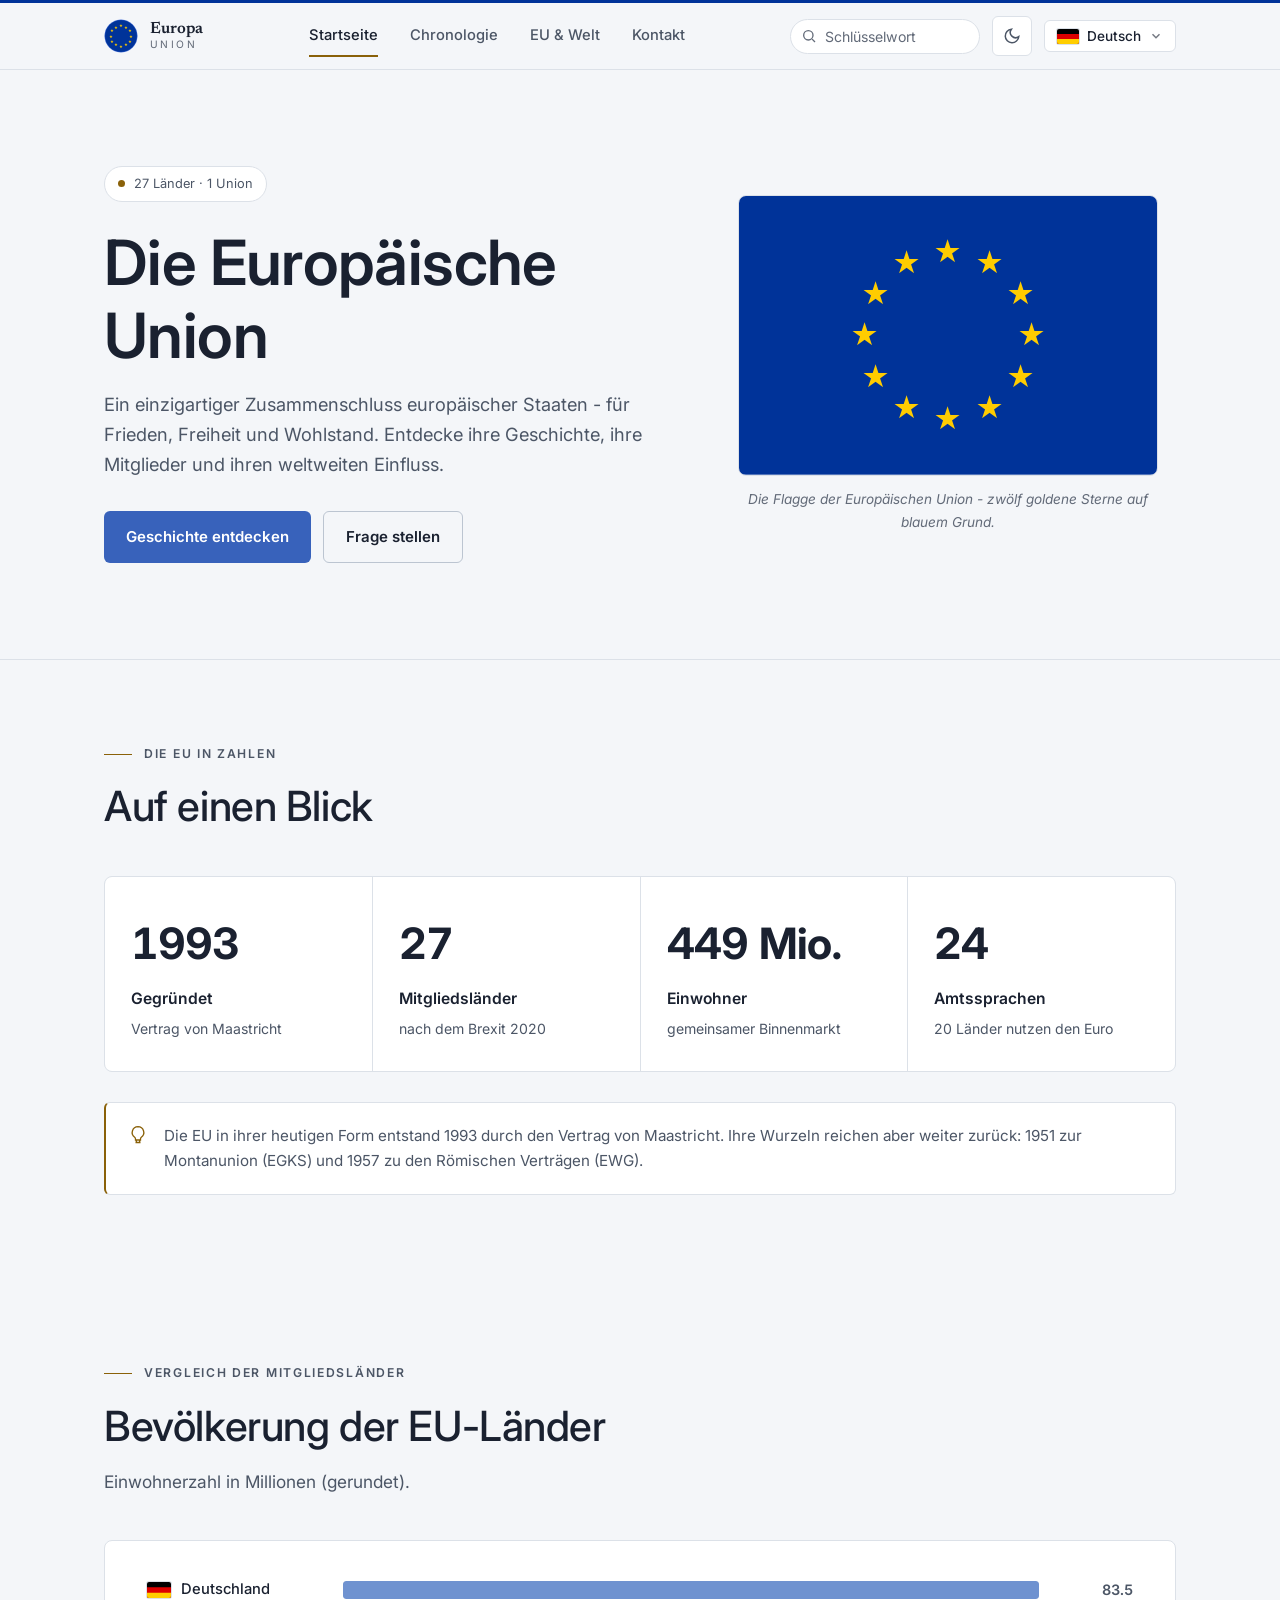
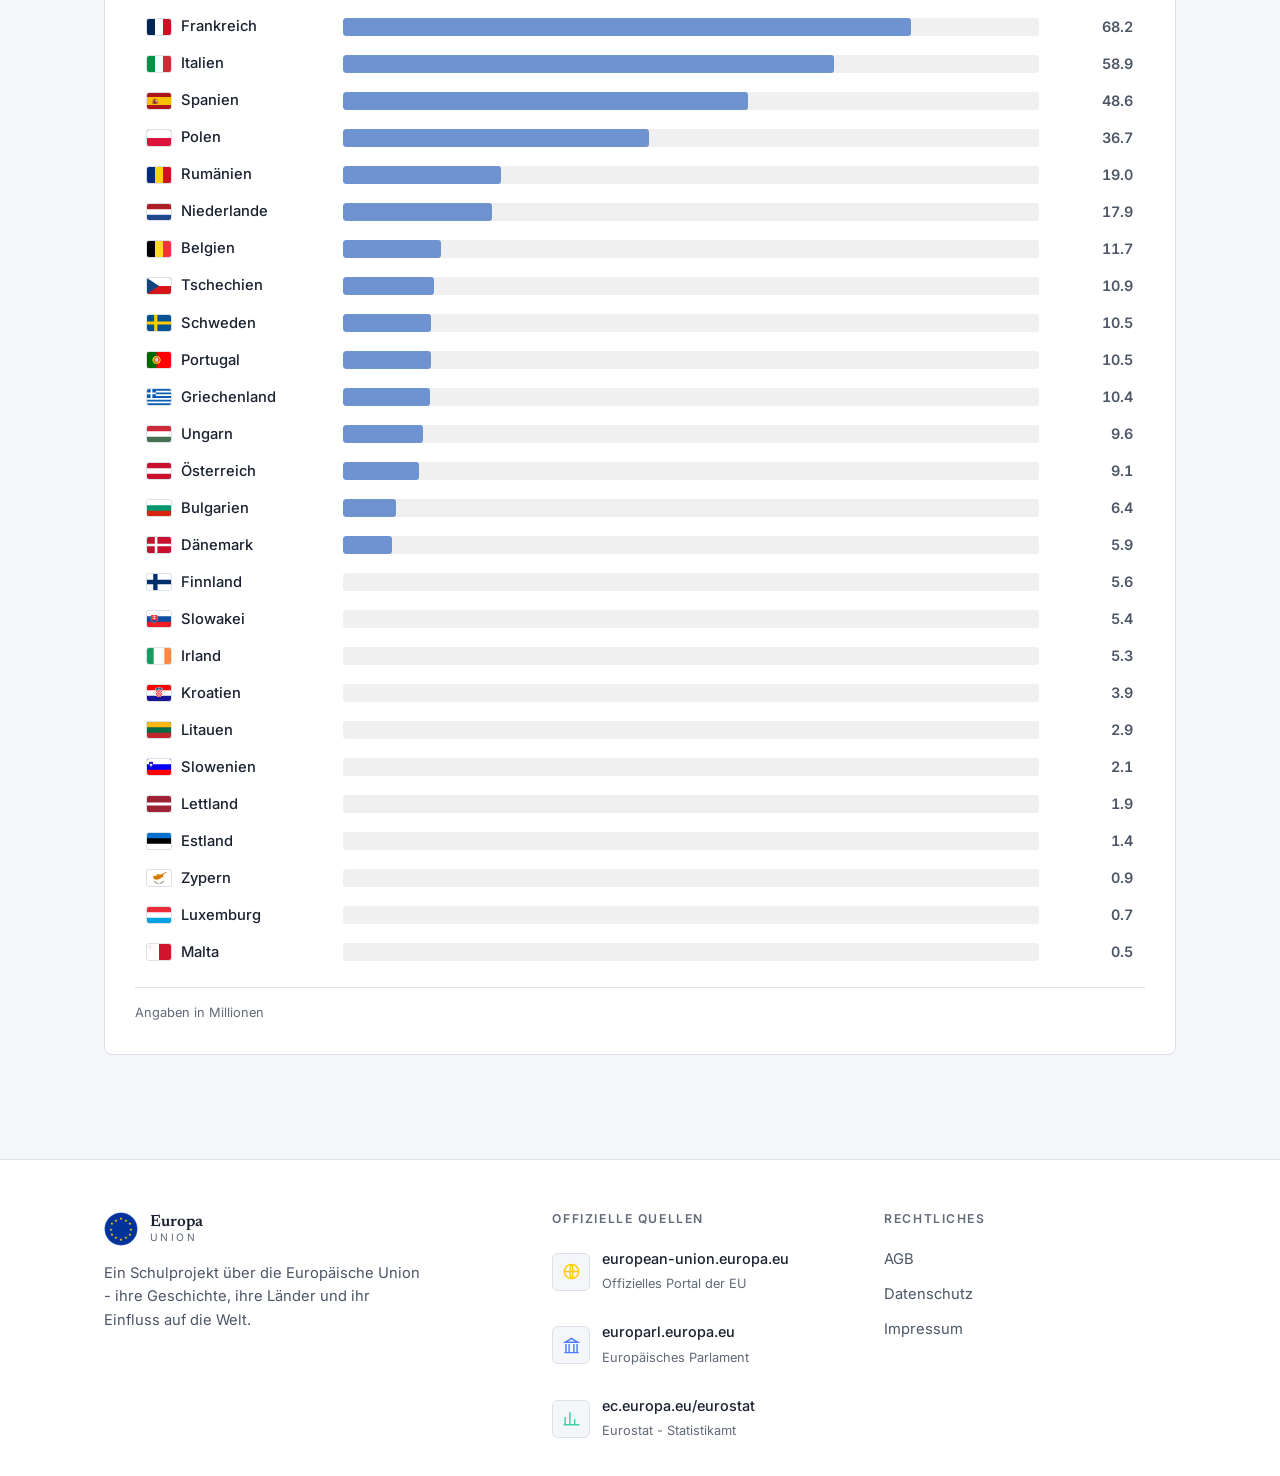
<file: index.html>
<!DOCTYPE html>
<html lang="de">
<head>
  <meta charset="UTF-8">
  <meta name="viewport" content="width=device-width, initial-scale=1.0">
  <title>Europäische Union - Startseite</title>
  <meta name="description" content="Ein Schulprojekt über die Europäische Union: Geschichte, Mitgliedsländer und weltweiter Einfluss.">
  <link rel="stylesheet" href="css/style.css">
  <link rel="icon" href="data:image/svg+xml,<svg xmlns='http://www.w3.org/2000/svg' viewBox='0 0 100 100'><circle cx='50' cy='50' r='48' fill='%23003399'/><text x='50' y='60' font-size='40' text-anchor='middle' fill='%23ffcc00'>★</text></svg>">
</head>
<body data-page="home">

  <section class="hero">
    <div class="container hero-grid">
      <div class="reveal">
        <span class="badge"><span class="dot"></span><span data-i18n="home.badge"></span></span>
        <h1><span data-i18n="home.title1"></span> <span class="grad" data-i18n="home.titleGrad"></span></h1>
        <p class="lead" data-i18n="home.subtitle"></p>
        <div class="hero-cta">
          <a class="btn btn-primary" href="chronologie.html" data-i18n="cta.explore"></a>
          <a class="btn btn-ghost" href="kontakt.html" data-i18n="cta.contact"></a>
        </div>
      </div>
      <div class="reveal d2">
        <figure class="flag-figure">
          <svg id="euFlag" viewBox="0 0 90 60" role="img" aria-label="Flagge der Europäischen Union"></svg>
          <figcaption data-i18n="home.flagCaption"></figcaption>
        </figure>
      </div>
    </div>
  </section>

  <section id="fakten">
    <div class="container">
      <div class="section-head reveal">
        <span class="eyebrow" data-i18n="home.factsEyebrow"></span>
        <h2 class="section-title" data-i18n="home.factsTitle"></h2>
      </div>
      <div class="stat-grid">
        <div class="stat-card reveal">
          <div class="num" data-i18n="fact.founded.n"></div>
          <div class="label" data-i18n="fact.founded.l"></div>
          <div class="desc" data-i18n="fact.founded.d"></div>
        </div>
        <div class="stat-card reveal d1">
          <div class="num" data-i18n="fact.members.n"></div>
          <div class="label" data-i18n="fact.members.l"></div>
          <div class="desc" data-i18n="fact.members.d"></div>
        </div>
        <div class="stat-card reveal d2">
          <div class="num" data-i18n="fact.pop.n"></div>
          <div class="label" data-i18n="fact.pop.l"></div>
          <div class="desc" data-i18n="fact.pop.d"></div>
        </div>
        <div class="stat-card reveal d3">
          <div class="num" data-i18n="fact.lang.n"></div>
          <div class="label" data-i18n="fact.lang.l"></div>
          <div class="desc" data-i18n="fact.lang.d"></div>
        </div>
      </div>
      <div class="note-box reveal">
        <span class="ico"><svg viewBox="0 0 24 24" fill="none" stroke="currentColor" stroke-width="1.6"><path d="M12 2a7 7 0 0 0-4 12.7c.6.5 1 1.3 1 2.1V18h6v-1.2c0-.8.4-1.6 1-2.1A7 7 0 0 0 12 2zM9 21h6M10 18v3M14 18v3"/></svg></span>
        <p data-i18n="home.foundNote"></p>
      </div>
    </div>
  </section>

  <section id="bevoelkerung">
    <div class="container">
      <div class="section-head reveal">
        <span class="eyebrow" data-i18n="chart.eyebrow"></span>
        <h2 class="section-title" data-i18n="chart.title"></h2>
        <p class="lead" data-i18n="chart.sub"></p>
      </div>
      <div class="chart reveal">
        <div id="chart-mount"></div>
        <div class="chart-legend">
          <span data-i18n="chart.legendR"></span>
        </div>
      </div>
    </div>
  </section>

  <script src="js/i18n.js"></script>
  <script src="js/main.js"></script>
  <script>
    (function () {
      const svg = document.getElementById("euFlag");
      if (!svg) return;
      let stars = "";
      const cx = 45, cy = 30, r = 18;
      for (let i = 0; i < 12; i++) {
        const a = (i / 12) * Math.PI * 2 - Math.PI / 2;
        const x = (cx + r * Math.cos(a)).toFixed(2);
        const y = (cy + r * Math.sin(a)).toFixed(2);
        stars += `<text x="${x}" y="${y}" font-size="6" fill="#ffcc00" text-anchor="middle" dominant-baseline="central">★</text>`;
      }
      svg.innerHTML = `<rect width="90" height="60" fill="#003399"/>${stars}`;
    })();
  </script>
</body>
</html>
</file>
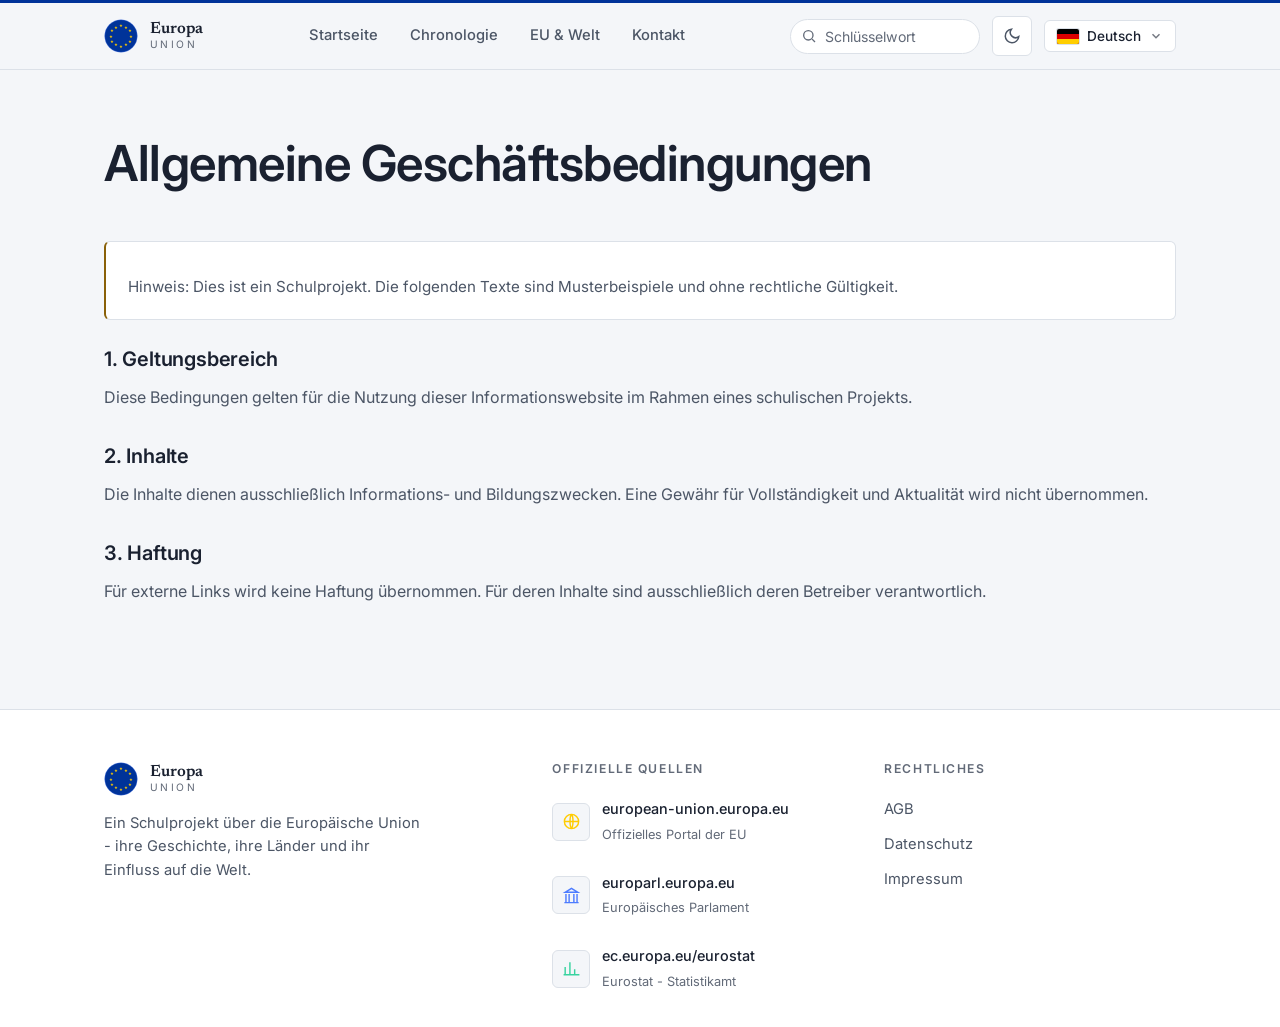
<file: agb.html>
<!DOCTYPE html>
<html lang="de">
<head>
  <meta charset="UTF-8">
  <meta name="viewport" content="width=device-width, initial-scale=1.0">
  <title>AGB - Europäische Union</title>
  <link rel="stylesheet" href="css/style.css">
  <link rel="icon" href="data:image/svg+xml,<svg xmlns='http://www.w3.org/2000/svg' viewBox='0 0 100 100'><circle cx='50' cy='50' r='48' fill='%23003399'/><text x='50' y='60' font-size='40' text-anchor='middle' fill='%23ffcc00'>★</text></svg>">
</head>
<body data-page="">
  <section class="page-hero">
    <div class="container reveal">
      <h1 data-i18n="agb.title"></h1>
    </div>
  </section>
  <section style="padding-top:10px">
    <div class="container">
      <div class="legal reveal">
        <div class="note-box"><p data-i18n="legal.demoNote"></p></div>
        <h2 data-i18n="agb.h1"></h2><p data-i18n="agb.p1"></p>
        <h2 data-i18n="agb.h2"></h2><p data-i18n="agb.p2"></p>
        <h2 data-i18n="agb.h3"></h2><p data-i18n="agb.p3"></p>
      </div>
    </div>
  </section>
  <script src="js/i18n.js"></script>
  <script src="js/main.js"></script>
</body>
</html>
</file>
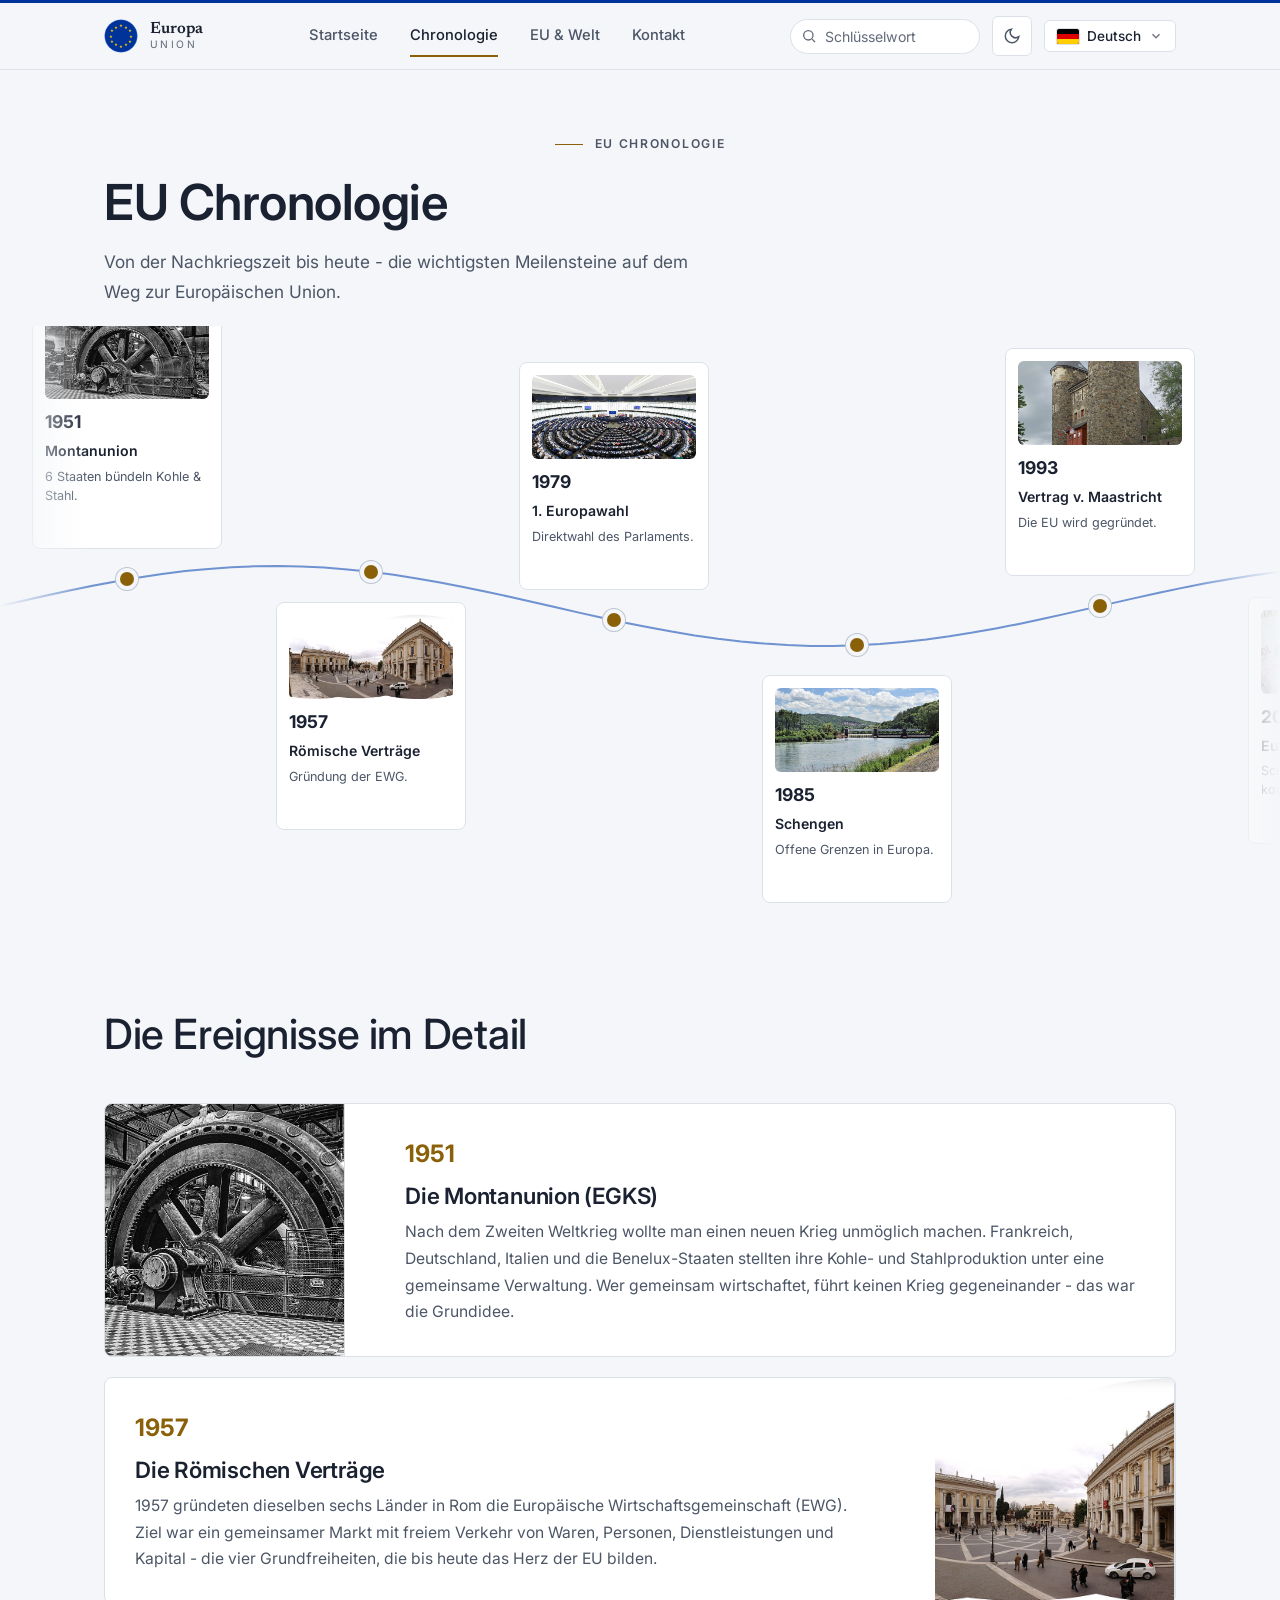
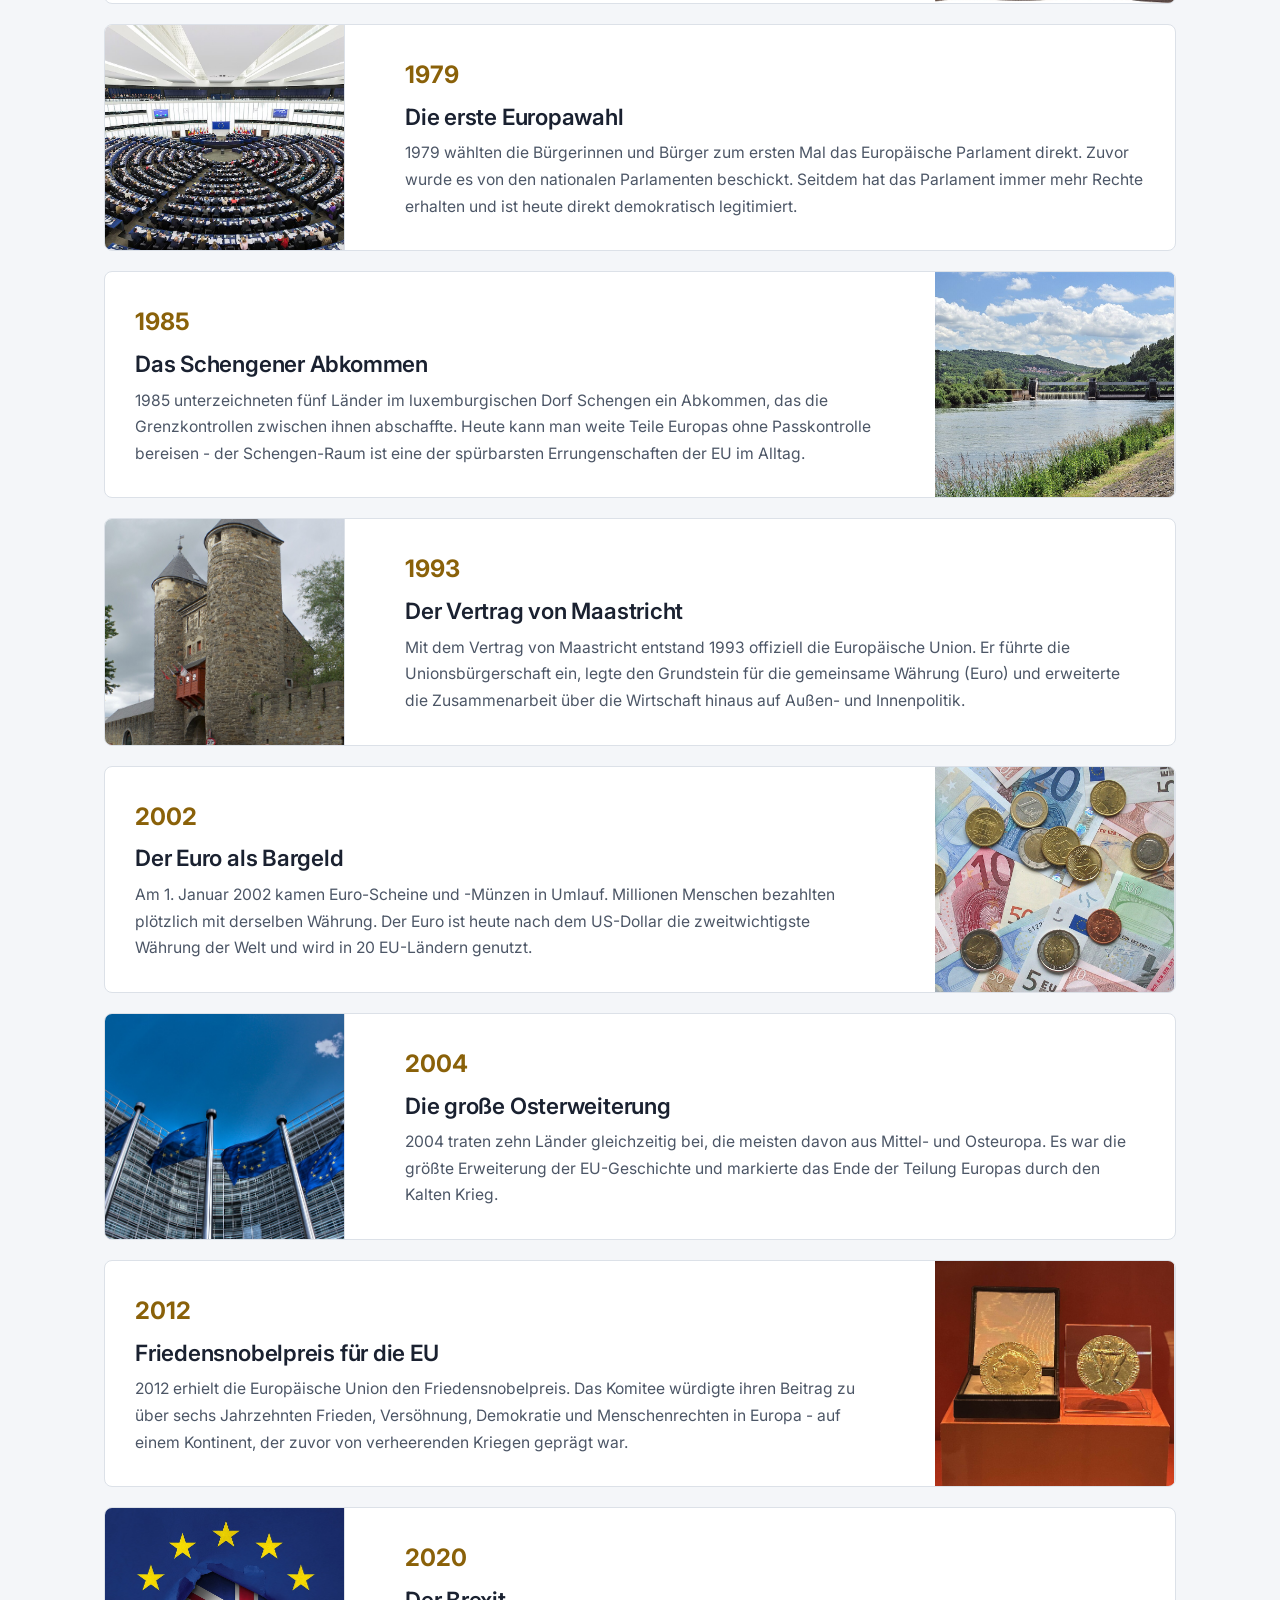
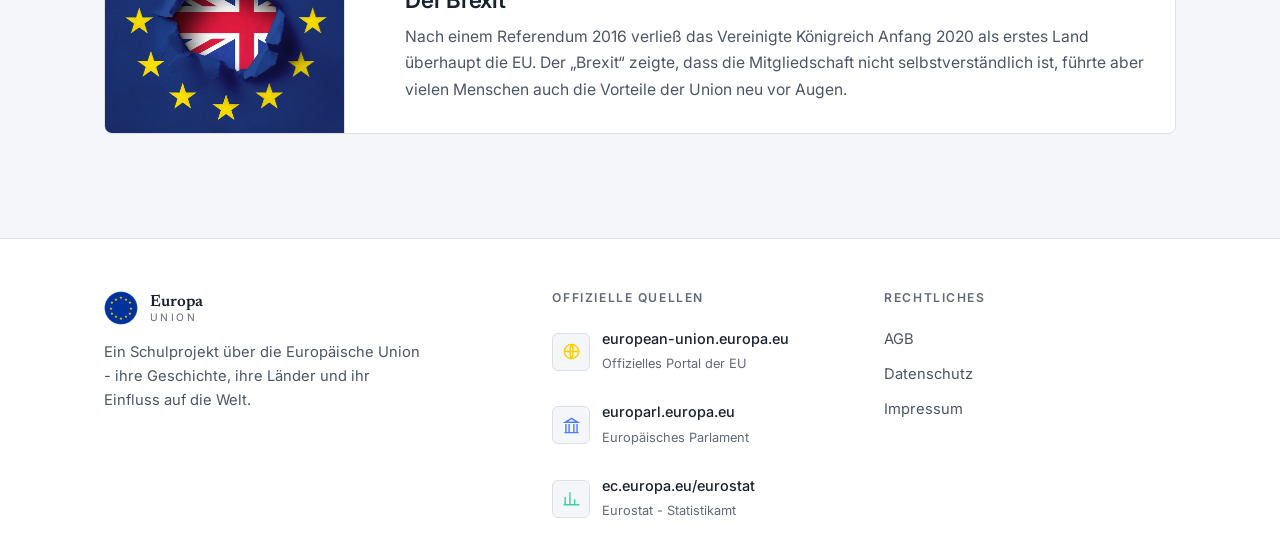
<file: chronologie.html>
<!DOCTYPE html>
<html lang="de">
<head>
  <meta charset="UTF-8">
  <meta name="viewport" content="width=device-width, initial-scale=1.0">
  <title>EU Chronologie - Europäische Union</title>
  <meta name="description" content="Die wichtigsten Meilensteine der Europäischen Union - von der Montanunion 1951 bis heute.">
  <link rel="stylesheet" href="css/style.css">
  <link rel="icon" href="data:image/svg+xml,<svg xmlns='http://www.w3.org/2000/svg' viewBox='0 0 100 100'><circle cx='50' cy='50' r='48' fill='%23003399'/><text x='50' y='60' font-size='40' text-anchor='middle' fill='%23ffcc00'>★</text></svg>">
</head>
<body data-page="chrono">

  <section class="page-hero">
    <div class="container reveal">
      <span class="eyebrow" style="justify-content:center" data-i18n="chrono.title"></span>
      <h1><span data-i18n="chrono.title1"></span> <span class="grad" data-i18n="chrono.titleGrad"></span></h1>
      <p class="lead" data-i18n="chrono.lead"></p>
    </div>
  </section>

  <section style="padding-top:12px">
    <div class="timeline-viewport">
      <div id="timeline-mount"></div>
    </div>
  </section>

  <section style="padding-top:20px">
    <div class="container">
      <div class="section-head reveal" style="max-width:none">
        <h2 class="section-title" data-i18n="chrono.detailsTitle"></h2>
      </div>
      <div class="history">

        <article class="hist-item reveal" id="event-1951">
          <figure class="ph" style="--c1:#3a2a10;--c2:#1a1206">
            <img src="assets/images/1951.jpg" alt="1951" loading="lazy" onerror="this.remove()">
            <span class="ph-face"><span class="yr">1951</span></span>
          </figure>
          <div class="body">
            <span class="yr-tag">1951</span>
            <h3 data-i18n="hd.1951.t"></h3>
            <p data-i18n="hd.1951.p"></p>
          </div>
        </article>

        <article class="hist-item reveal" id="event-1957">
          <figure class="ph" style="--c1:#16305f;--c2:#0a1a3a">
            <img src="assets/images/1957.jpg" alt="1957" loading="lazy" onerror="this.remove()">
            <span class="ph-face"><span class="yr">1957</span></span>
          </figure>
          <div class="body">
            <span class="yr-tag">1957</span>
            <h3 data-i18n="hd.1957.t"></h3>
            <p data-i18n="hd.1957.p"></p>
          </div>
        </article>

        <article class="hist-item reveal" id="event-1979">
          <figure class="ph" style="--c1:#102a4a;--c2:#081627">
            <img src="assets/images/1979.jpg" alt="1979" loading="lazy" onerror="this.remove()">
            <span class="ph-face"><span class="yr">1979</span></span>
          </figure>
          <div class="body">
            <span class="yr-tag">1979</span>
            <h3 data-i18n="hd.1979.t"></h3>
            <p data-i18n="hd.1979.p"></p>
          </div>
        </article>

        <article class="hist-item reveal" id="event-1985">
          <figure class="ph" style="--c1:#123a2a;--c2:#081f16">
            <img src="assets/images/1985.jpg" alt="1985" loading="lazy" onerror="this.remove()">
            <span class="ph-face"><span class="yr">1985</span></span>
          </figure>
          <div class="body">
            <span class="yr-tag">1985</span>
            <h3 data-i18n="hd.1985.t"></h3>
            <p data-i18n="hd.1985.p"></p>
          </div>
        </article>

        <article class="hist-item reveal" id="event-1993">
          <figure class="ph" style="--c1:#0a3a4a;--c2:#06202a">
            <img src="assets/images/1993.jpg" alt="1993" loading="lazy" onerror="this.remove()">
            <span class="ph-face"><span class="yr">1993</span></span>
          </figure>
          <div class="body">
            <span class="yr-tag">1993</span>
            <h3 data-i18n="hd.1993.t"></h3>
            <p data-i18n="hd.1993.p"></p>
          </div>
        </article>

        <article class="hist-item reveal" id="event-2002">
          <figure class="ph" style="--c1:#3a3010;--c2:#1a1606">
            <img src="assets/images/2002.jpg" alt="2002" loading="lazy" onerror="this.remove()">
            <span class="ph-face"><span class="yr">2002</span></span>
          </figure>
          <div class="body">
            <span class="yr-tag">2002</span>
            <h3 data-i18n="hd.2002.t"></h3>
            <p data-i18n="hd.2002.p"></p>
          </div>
        </article>

        <article class="hist-item reveal" id="event-2004">
          <figure class="ph" style="--c1:#123a2a;--c2:#081f16">
            <img src="assets/images/2004.jpg" alt="2004" loading="lazy" onerror="this.remove()">
            <span class="ph-face"><span class="yr">2004</span></span>
          </figure>
          <div class="body">
            <span class="yr-tag">2004</span>
            <h3 data-i18n="hd.2004.t"></h3>
            <p data-i18n="hd.2004.p"></p>
          </div>
        </article>

        <article class="hist-item reveal" id="event-2012">
          <figure class="ph" style="--c1:#2a1640;--c2:#150b20">
            <img src="assets/images/2012.jpg" alt="2012" loading="lazy" onerror="this.remove()">
            <span class="ph-face"><span class="yr">2012</span></span>
          </figure>
          <div class="body">
            <span class="yr-tag">2012</span>
            <h3 data-i18n="hd.2012.t"></h3>
            <p data-i18n="hd.2012.p"></p>
          </div>
        </article>

        <article class="hist-item reveal" id="event-2020">
          <figure class="ph" style="--c1:#3a1520;--c2:#1c0a10">
            <img src="assets/images/2020.jpg" alt="2020" loading="lazy" onerror="this.remove()">
            <span class="ph-face"><span class="yr">2020</span></span>
          </figure>
          <div class="body">
            <span class="yr-tag">2020</span>
            <h3 data-i18n="hd.2020.t"></h3>
            <p data-i18n="hd.2020.p"></p>
          </div>
        </article>

      </div>
    </div>
  </section>

  <script src="js/i18n.js"></script>
  <script src="js/main.js"></script>
</body>
</html>
</file>
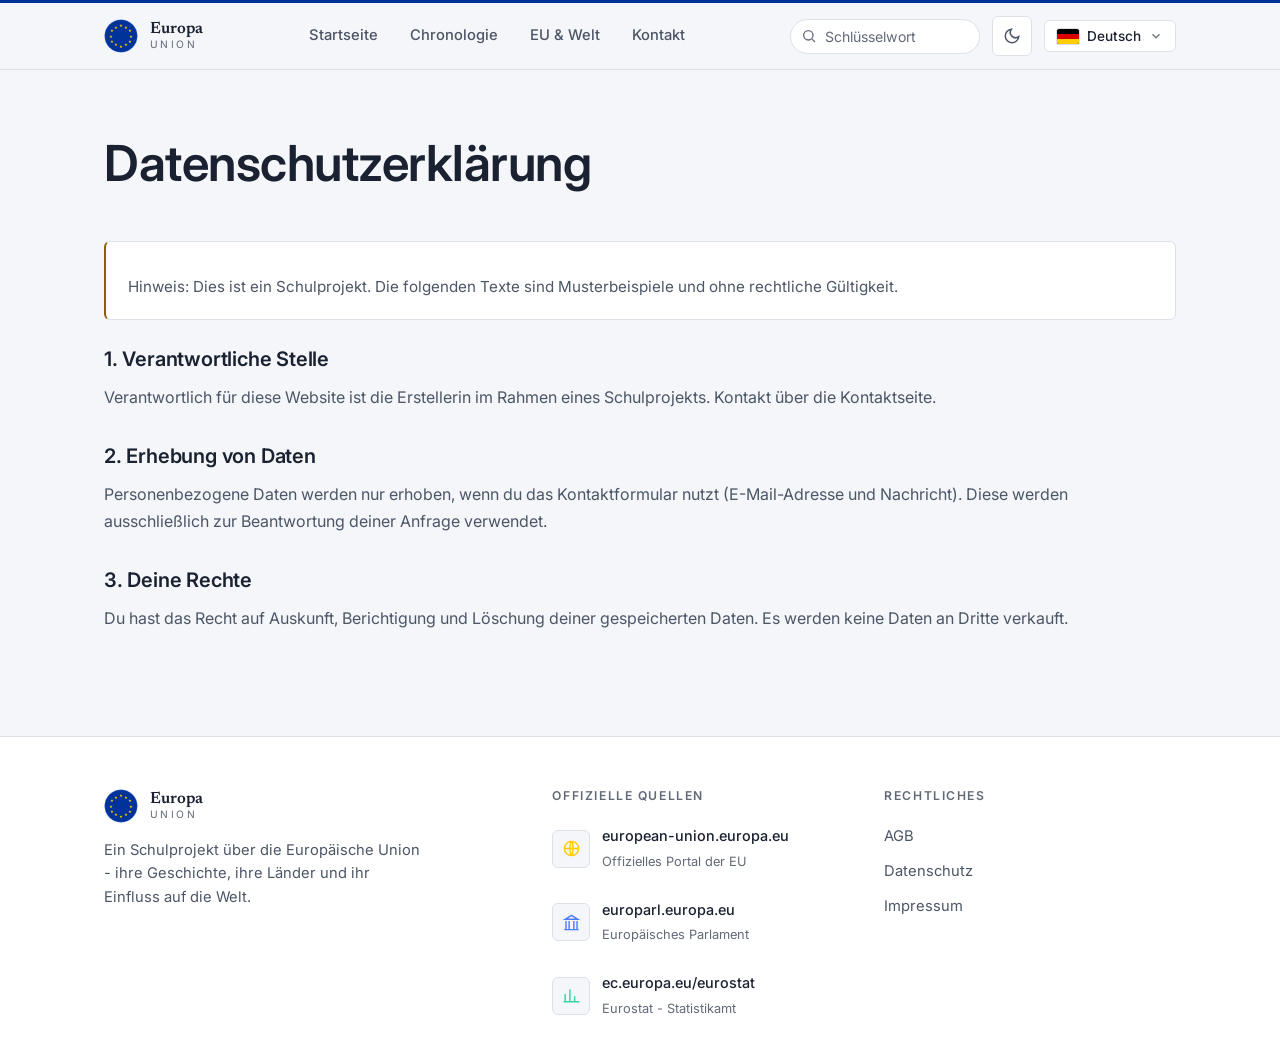
<file: datenschutz.html>
<!DOCTYPE html>
<html lang="de">
<head>
  <meta charset="UTF-8">
  <meta name="viewport" content="width=device-width, initial-scale=1.0">
  <title>Datenschutz - Europäische Union</title>
  <link rel="stylesheet" href="css/style.css">
  <link rel="icon" href="data:image/svg+xml,<svg xmlns='http://www.w3.org/2000/svg' viewBox='0 0 100 100'><circle cx='50' cy='50' r='48' fill='%23003399'/><text x='50' y='60' font-size='40' text-anchor='middle' fill='%23ffcc00'>★</text></svg>">
</head>
<body data-page="">
  <section class="page-hero">
    <div class="container reveal">
      <h1 data-i18n="dsg.title"></h1>
    </div>
  </section>
  <section style="padding-top:10px">
    <div class="container">
      <div class="legal reveal">
        <div class="note-box"><p data-i18n="legal.demoNote"></p></div>
        <h2 data-i18n="dsg.h1"></h2><p data-i18n="dsg.p1"></p>
        <h2 data-i18n="dsg.h2"></h2><p data-i18n="dsg.p2"></p>
        <h2 data-i18n="dsg.h3"></h2><p data-i18n="dsg.p3"></p>
      </div>
    </div>
  </section>
  <script src="js/i18n.js"></script>
  <script src="js/main.js"></script>
</body>
</html>
</file>
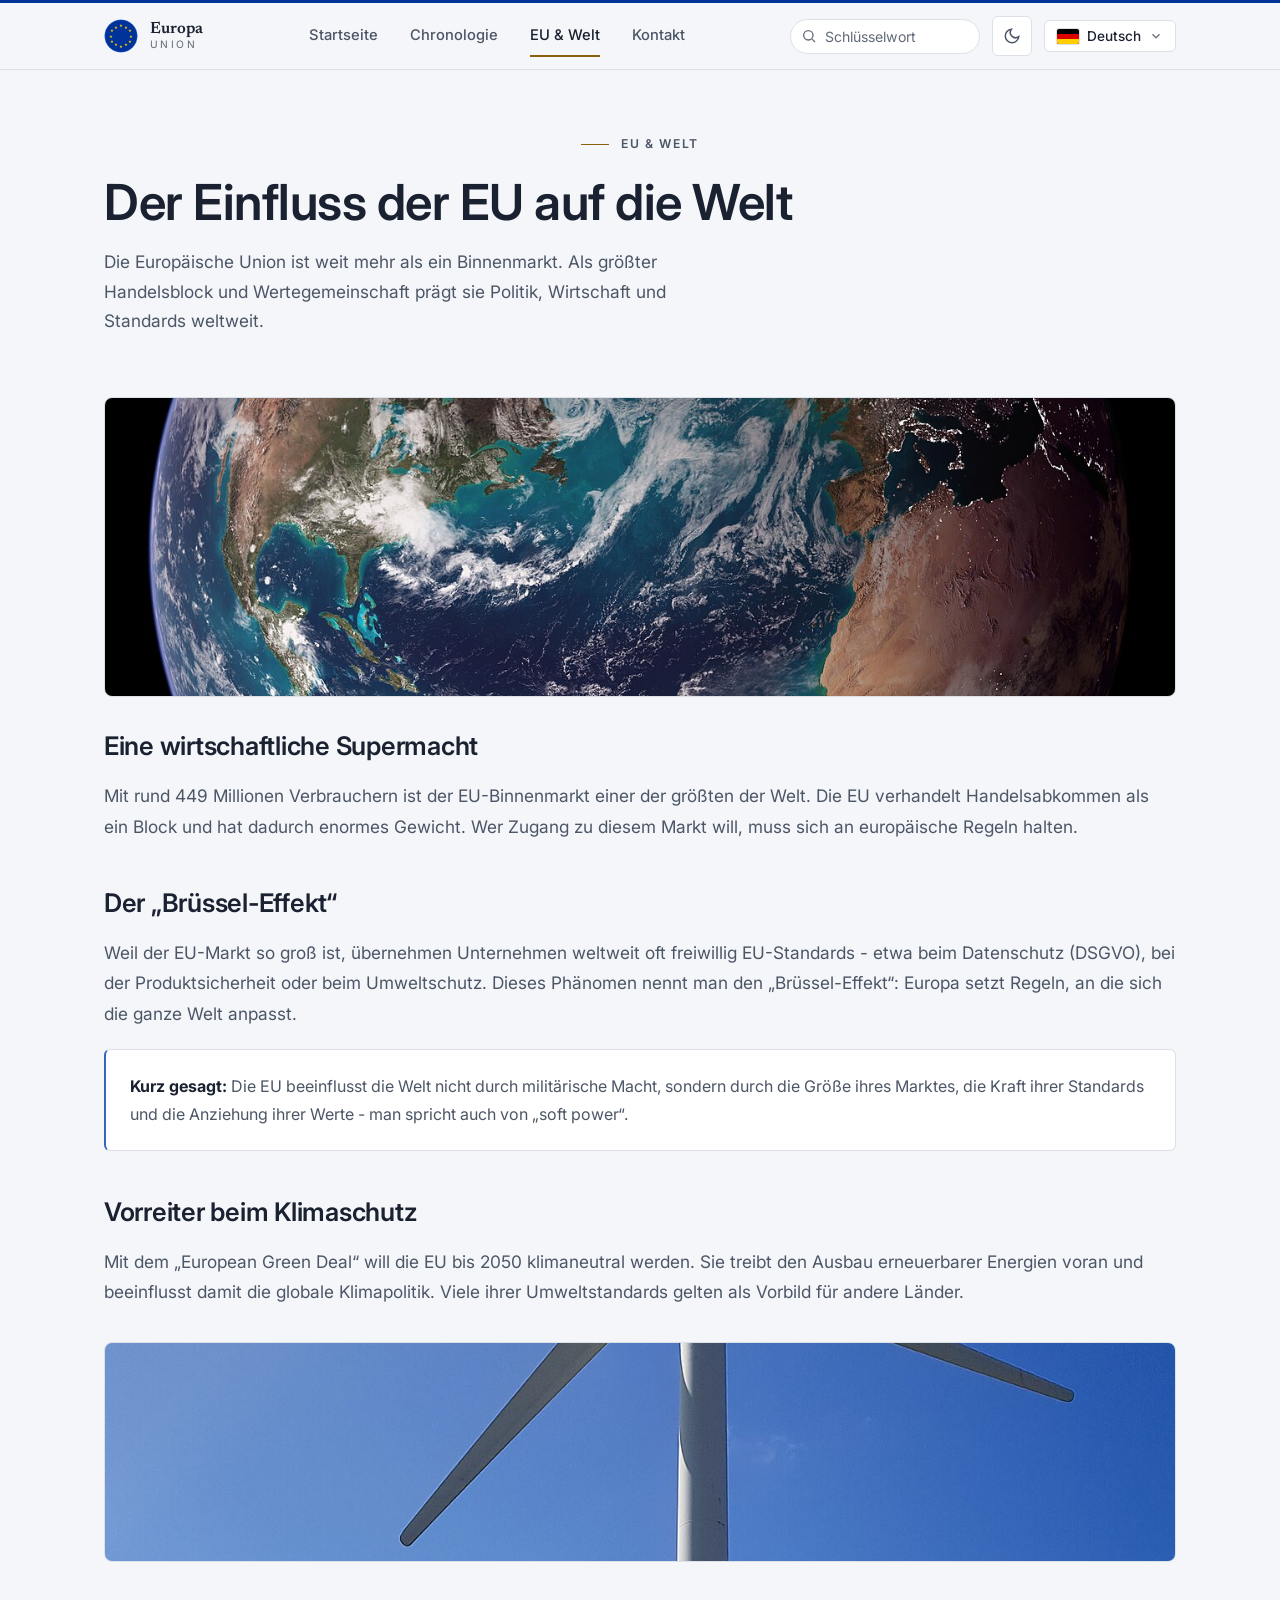
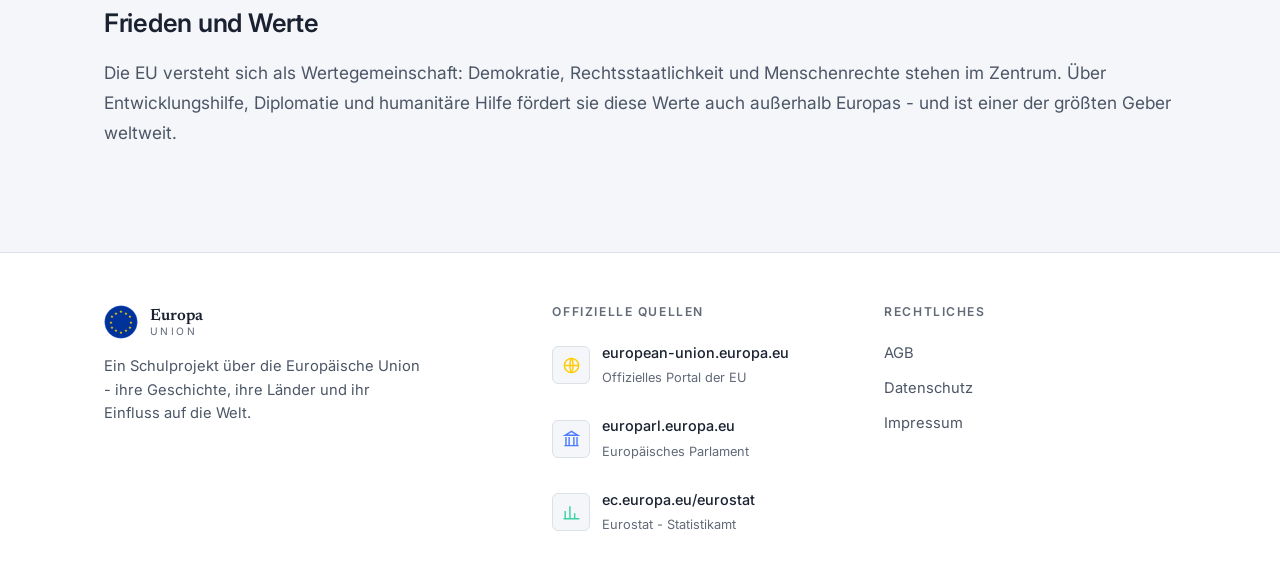
<file: einfluss.html>
<!DOCTYPE html>
<html lang="de">
<head>
  <meta charset="UTF-8">
  <meta name="viewport" content="width=device-width, initial-scale=1.0">
  <title>EU & Welt - Der Einfluss der EU</title>
  <meta name="description" content="Wie die Europäische Union durch Markt, Standards und Werte die ganze Welt beeinflusst.">
  <link rel="stylesheet" href="css/style.css">
  <link rel="icon" href="data:image/svg+xml,<svg xmlns='http://www.w3.org/2000/svg' viewBox='0 0 100 100'><circle cx='50' cy='50' r='48' fill='%23003399'/><text x='50' y='60' font-size='40' text-anchor='middle' fill='%23ffcc00'>★</text></svg>">
</head>
<body data-page="influence">

  <section class="page-hero">
    <div class="container reveal">
      <span class="eyebrow" style="justify-content:center" data-i18n="nav.influence"></span>
      <h1><span data-i18n="inf.title1"></span> <span class="grad" data-i18n="inf.titleGrad"></span></h1>
      <p class="lead" data-i18n="inf.lead"></p>
    </div>
  </section>

  <section style="padding-top:20px">
    <div class="container">
      <article class="article">

        <figure class="ph reveal" style="--c1:#16305f;--c2:#0a1a3a">
          <img src="assets/images/welt.jpg" alt="EU & Welt" loading="lazy" onerror="this.remove()">
          <span class="ph-face"><span class="yr">EU · WORLD</span></span>
        </figure>

        <h2 class="reveal" data-i18n="inf.h1"></h2>
        <p class="reveal" data-i18n="inf.p1"></p>

        <h2 class="reveal" data-i18n="inf.h2"></h2>
        <p class="reveal" data-i18n="inf.p2"></p>

        <div class="callout reveal">
          <p data-i18n-html="inf.callout"></p>
        </div>

        <h2 class="reveal" data-i18n="inf.h3"></h2>
        <p class="reveal" data-i18n="inf.p3"></p>

        <figure class="ph reveal" style="--c1:#123a2a;--c2:#081f16;min-height:220px">
          <img src="assets/images/klima.jpg" alt="Green Deal" loading="lazy" onerror="this.remove()">
          <span class="ph-face"><span class="yr">GREEN DEAL 2050</span></span>
        </figure>

        <h2 class="reveal" data-i18n="inf.h4"></h2>
        <p class="reveal" data-i18n="inf.p4"></p>

      </article>
    </div>
  </section>

  <script src="js/i18n.js"></script>
  <script src="js/main.js"></script>
</body>
</html>
</file>
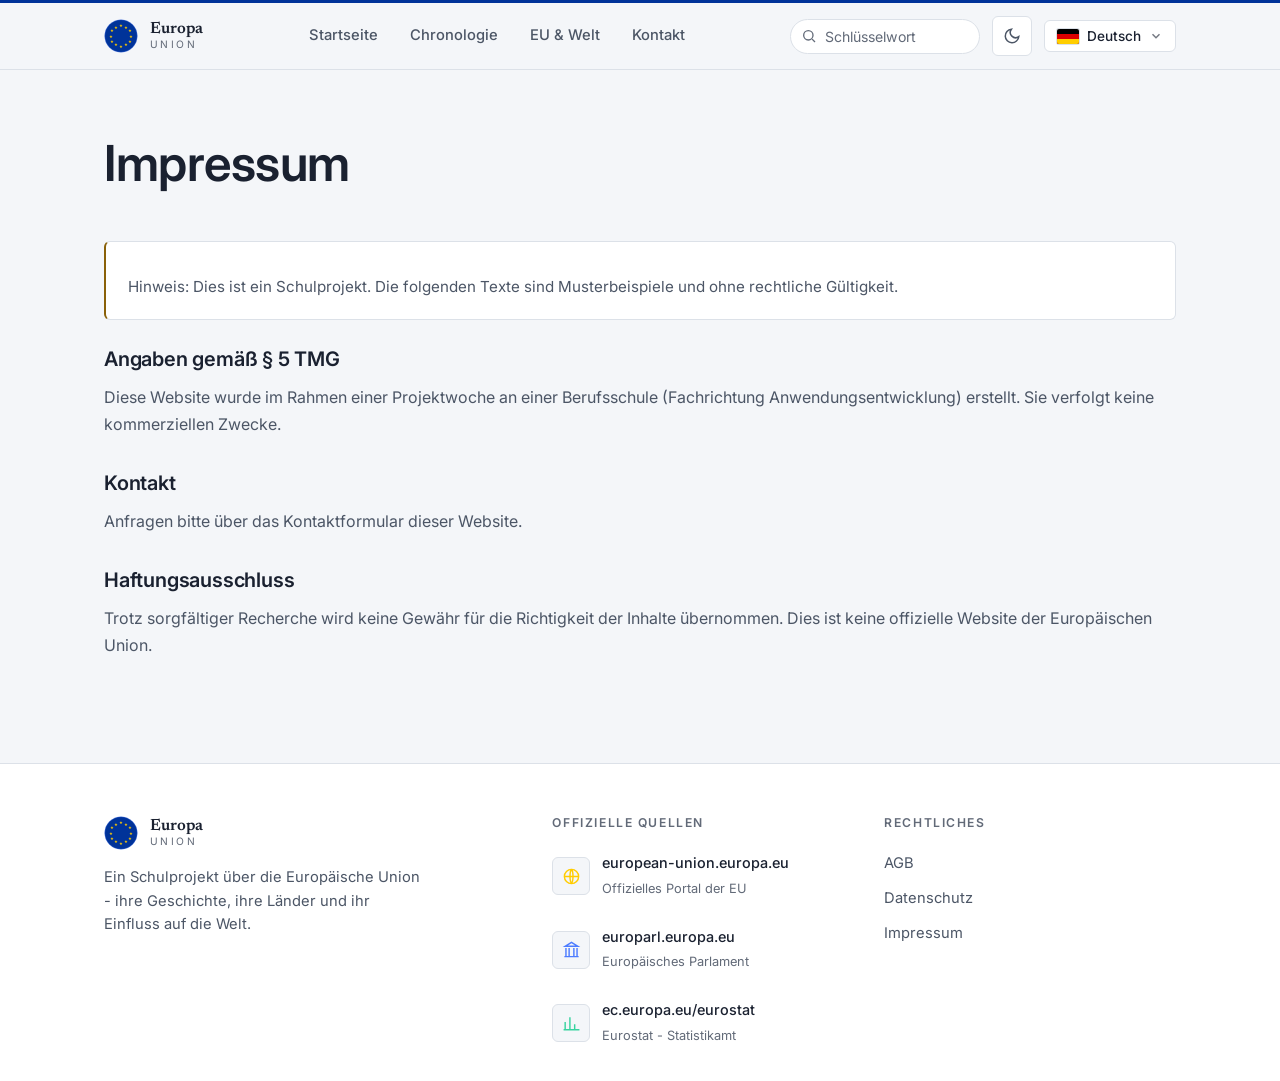
<file: impressum.html>
<!DOCTYPE html>
<html lang="de">
<head>
  <meta charset="UTF-8">
  <meta name="viewport" content="width=device-width, initial-scale=1.0">
  <title>Impressum - Europäische Union</title>
  <link rel="stylesheet" href="css/style.css">
  <link rel="icon" href="data:image/svg+xml,<svg xmlns='http://www.w3.org/2000/svg' viewBox='0 0 100 100'><circle cx='50' cy='50' r='48' fill='%23003399'/><text x='50' y='60' font-size='40' text-anchor='middle' fill='%23ffcc00'>★</text></svg>">
</head>
<body data-page="">
  <section class="page-hero">
    <div class="container reveal">
      <h1 data-i18n="imp.title"></h1>
    </div>
  </section>
  <section style="padding-top:10px">
    <div class="container">
      <div class="legal reveal">
        <div class="note-box"><p data-i18n="legal.demoNote"></p></div>
        <h2 data-i18n="imp.h1"></h2><p data-i18n="imp.p1"></p>
        <h2 data-i18n="imp.h2"></h2><p data-i18n="imp.p2"></p>
        <h2 data-i18n="imp.h3"></h2><p data-i18n="imp.p3"></p>
      </div>
    </div>
  </section>
  <script src="js/i18n.js"></script>
  <script src="js/main.js"></script>
</body>
</html>
</file>
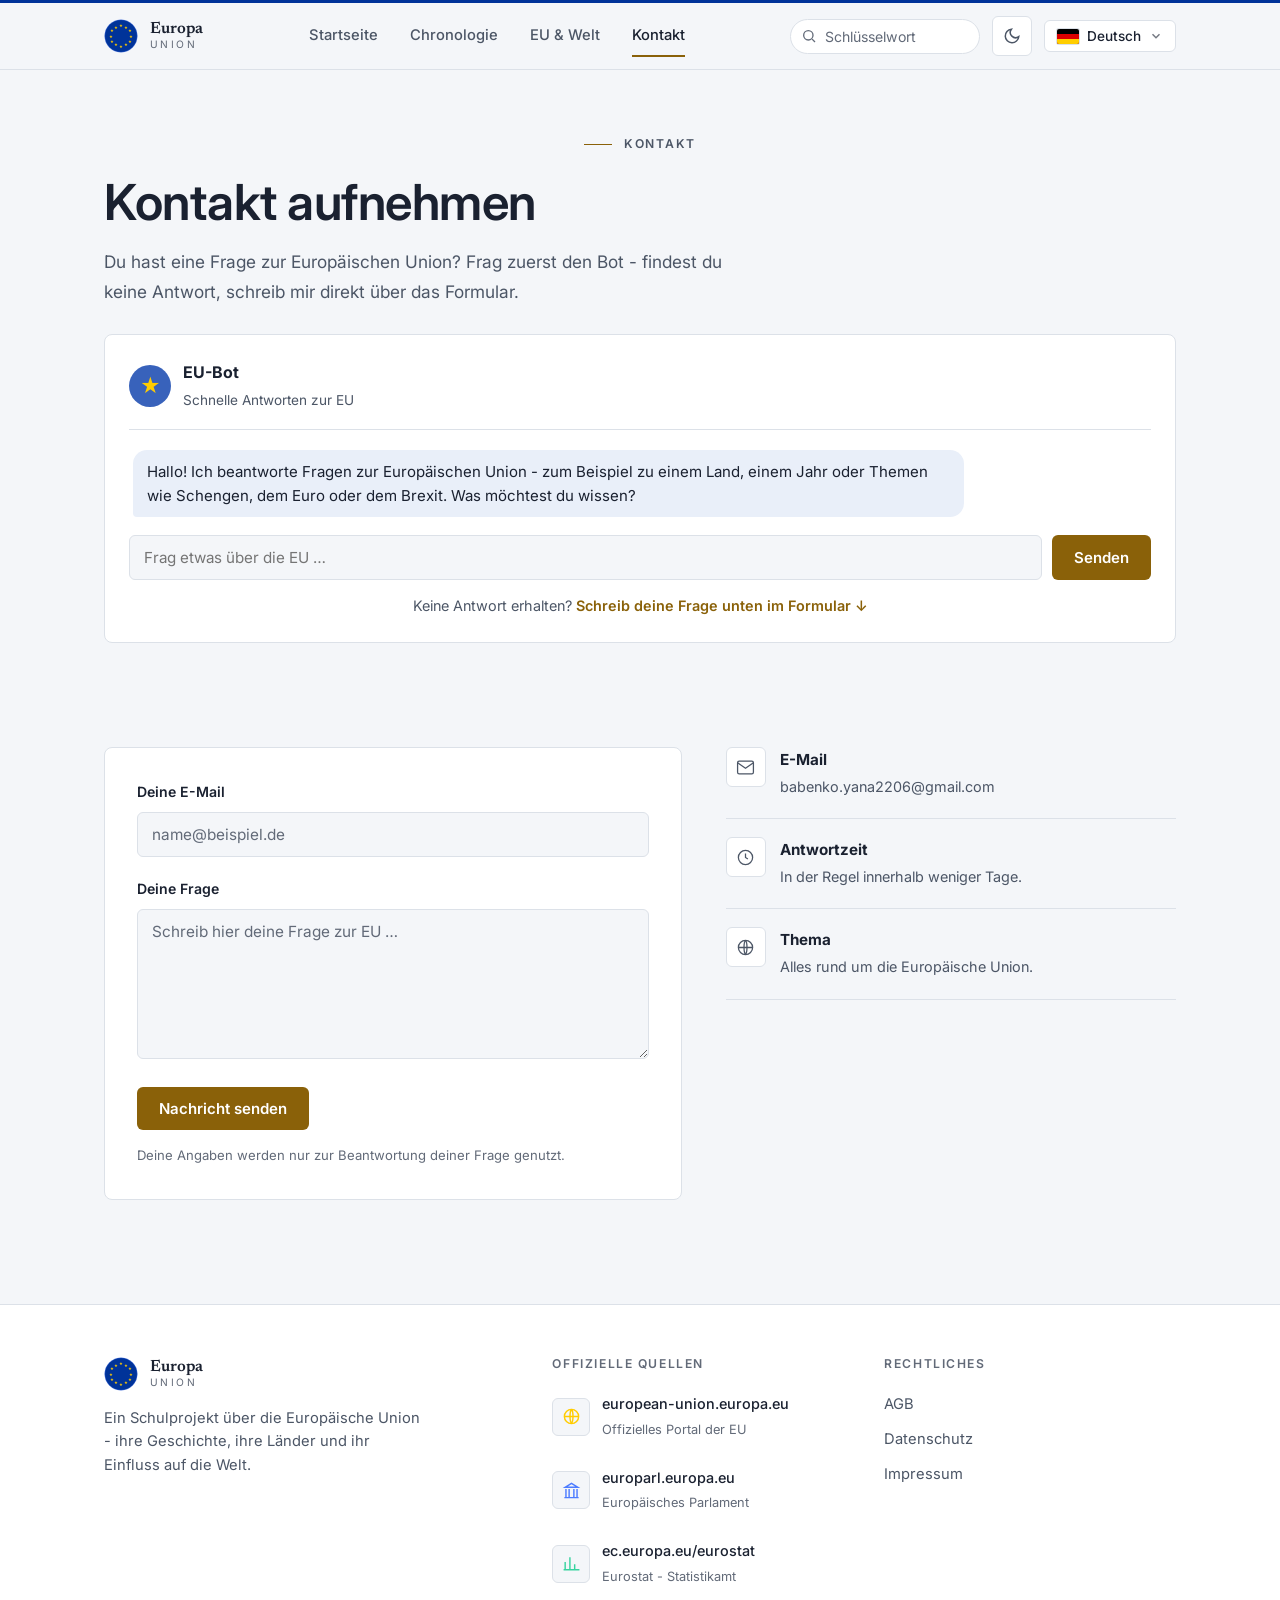
<file: kontakt.html>
<!DOCTYPE html>
<html lang="de">
<head>
  <meta charset="UTF-8">
  <meta name="viewport" content="width=device-width, initial-scale=1.0">
  <title>Kontakt - Europäische Union</title>
  <meta name="description" content="Stelle deine Frage zur Europäischen Union.">
  <link rel="stylesheet" href="css/style.css">
  <link rel="icon" href="data:image/svg+xml,<svg xmlns='http://www.w3.org/2000/svg' viewBox='0 0 100 100'><circle cx='50' cy='50' r='48' fill='%23003399'/><text x='50' y='60' font-size='40' text-anchor='middle' fill='%23ffcc00'>★</text></svg>">
</head>
<body data-page="contact">

  <section class="page-hero">
    <div class="container reveal">
      <span class="eyebrow" style="justify-content:center" data-i18n="contact.title"></span>
      <h1><span data-i18n="contact.title"></span> <span class="grad" data-i18n="contact.titleGrad"></span></h1>
      <p class="lead" data-i18n="contact.lead"></p>
    </div>
  </section>

  <section style="padding-top:20px">
    <div class="container">
      <div class="bot-card reveal">
        <div class="bot-head">
          <span class="bot-avatar">★</span>
          <div><b data-i18n="bot.title"></b><small data-i18n="bot.subtitle"></small></div>
        </div>
        <div class="bot-log" id="botLog"></div>
        <form class="bot-input" id="botForm" novalidate>
          <input type="text" id="botText" data-i18n-ph="bot.ph" autocomplete="off" aria-label="Bot">
          <button type="submit" class="btn btn-gold" data-i18n="bot.send"></button>
        </form>
        <p class="bot-note" data-i18n-html="bot.note"></p>
      </div>
    </div>
  </section>

  <section style="padding-top:20px">
    <div class="container">
      <div class="contact-grid">

        <div class="form-card reveal">
          <form id="contactForm" novalidate>
            <div class="field">
              <label for="email" data-i18n="contact.emailL"></label>
              <input type="email" id="email" name="email" required data-i18n-ph="contact.emailP">
            </div>
            <div class="field">
              <label for="message" data-i18n="contact.msgL"></label>
              <textarea id="message" name="message" required data-i18n-ph="contact.msgP"></textarea>
            </div>
            <button type="submit" class="btn btn-gold" data-i18n="contact.send"></button>
            <p class="form-note" data-i18n="contact.note"></p>
            <div class="form-status" id="formStatus" role="status"></div>
          </form>
        </div>

        <aside class="contact-aside reveal d2">
          <div class="info-item">
            <span class="ic"><svg viewBox="0 0 24 24" fill="none" stroke="currentColor" stroke-width="1.6"><rect x="2" y="4" width="20" height="16" rx="2"/><path d="m2 6 10 7L22 6"/></svg></span>
            <div><b data-i18n="contact.iEmailT"></b><span>babenko.yana2206@gmail.com</span></div>
          </div>
          <div class="info-item">
            <span class="ic"><svg viewBox="0 0 24 24" fill="none" stroke="currentColor" stroke-width="1.6"><circle cx="12" cy="12" r="9"/><path d="M12 7v5l3 2"/></svg></span>
            <div><b data-i18n="contact.iAnsT"></b><span data-i18n="contact.iAnsD"></span></div>
          </div>
          <div class="info-item">
            <span class="ic"><svg viewBox="0 0 24 24" fill="none" stroke="currentColor" stroke-width="1.6"><circle cx="12" cy="12" r="9"/><path d="M3 12h18M12 3c2.5 2.5 2.5 15 0 18M12 3c-2.5 2.5-2.5 15 0 18"/></svg></span>
            <div><b data-i18n="contact.iTopicT"></b><span data-i18n="contact.iTopicD"></span></div>
          </div>
        </aside>

      </div>
    </div>
  </section>

  <script src="js/i18n.js"></script>
  <script src="js/countries.js"></script>
  <script src="js/main.js"></script>
  <script src="js/bot.js"></script>
</body>
</html>
</file>
<file: css/style.css>
@import url('https://fonts.googleapis.com/css2?family=Newsreader:opsz,wght@6..72,400;6..72,500;6..72,600;6..72,700&family=Inter:wght@400;500;600;700&display=swap');

/* Design Tokens */
:root {
  --bg:          #f4f6f9;
  --surface:     #ffffff;
  --surface-2:   #eef1f6;
  --border:      #dce1e8;
  --border-strong:#bcc5d1;

  --blue:        #3862bb;
  --blue-dim:    #6f92d0;
  --blue-tint:   #e9eff9;
  --gold:        #8a6109;
  --flag-blue:   #003399;

  --text:        #1a2130;
  --text-muted:  #4c5666;
  --text-dim:    #626a78;

  --ok:   #2f855a;
  --err:  #c53030;

  --radius:    8px;
  --radius-sm: 6px;

  --shadow: 0 10px 30px rgba(15, 23, 42, 0.12);

  --overlay: rgba(0,0,0,.06);

  --maxw: 1120px;
  --nav-h: 70px;

  --font-serif: "Newsreader", Georgia, "Times New Roman", serif;
  --font-sans:  "Inter", system-ui, -apple-system, "Segoe UI", Arial, sans-serif;

  --ease: cubic-bezier(0.4, 0, 0.2, 1);
}

/* Dunkles Thema — überschreibt nur die Farb-Tokens (hell = Standard) */
:root[data-theme="dark"] {
  --bg:           #0d1117;
  --surface:      #151b23;
  --surface-2:    #1b222c;
  --border:       #262e3a;
  --border-strong:#38424f;

  --blue:         #4f7bd4;
  --blue-dim:     #37527f;
  --blue-tint:    #182339;
  --gold:         #d9a92e;

  --text:         #e7eaef;
  --text-muted:   #9aa3b1;
  --text-dim:     #69727f;

  --ok:   #4ba585;
  --err:  #d76b6b;

  --overlay: rgba(255,255,255,.04);
  --shadow:  0 10px 30px rgba(0, 0, 0, 0.35);
}

/* Reset */
* { margin: 0; padding: 0; box-sizing: border-box; }

html {
  scroll-behavior: smooth;
  scroll-padding-top: calc(var(--nav-h) + 20px);
}

body {
  font-family: var(--font-sans);
  background: var(--bg);
  color: var(--text);
  line-height: 1.7;
  min-height: 100vh;
  overflow-x: hidden;
  -webkit-font-smoothing: antialiased;
}

a { color: inherit; text-decoration: none; }
img { max-width: 100%; display: block; }

/* Flaggen als lokale SVGs */
.flag, .cur-flag { object-fit: cover; border-radius: 2px; box-shadow: 0 0 0 1px var(--border); flex-shrink: 0; }
.cur-flag { width: 22px; height: 15px; }
button { font-family: inherit; cursor: pointer; border: none; background: none; color: inherit; }
ul { list-style: none; }

::selection { background: var(--blue); color: #fff; }

/* Layout helpers */
.container { width: 100%; max-width: var(--maxw); margin-inline: auto; padding-inline: 24px; }
section { padding-block: 84px; }
.section-head { max-width: 680px; margin-bottom: 44px; }

.eyebrow {
  display: flex; align-items: center; gap: 12px;
  font-size: 0.76rem; font-weight: 600; letter-spacing: 0.14em; text-transform: uppercase;
  color: var(--text-muted); margin-bottom: 18px;
}
.eyebrow::before { content: ""; width: 28px; height: 1px; background: var(--gold); display: inline-block; }

h1, h2, h3, h4 { font-weight: 600; line-height: 1.18; letter-spacing: -0.01em; }
h2.section-title { font-size: clamp(1.8rem, 3.4vw, 2.6rem); font-weight: 500; }
.lead { color: var(--text-muted); font-size: 1.08rem; margin-top: 16px; }
.grad { color: inherit; }

/* Karten */
.chart, .form-card, .tl-card, .hist-item {
  background: var(--surface); border: 1px solid var(--border); border-radius: var(--radius);
}
/* kleine Steuerelemente der Kopfzeile */
.lang-btn, .theme-toggle, .burger {
  background: var(--surface); border: 1px solid var(--border); border-radius: var(--radius-sm);
}
/* Aufklapp-Panels (Sprachmenü & Suche) */
.lang-menu, .search-results {
  position: absolute; top: calc(100% + 8px); right: 0;
  background: var(--surface); border: 1px solid var(--border); border-radius: var(--radius);
  box-shadow: var(--shadow);
  opacity: 0; visibility: hidden; transform: translateY(-6px);
  transition: opacity .16s var(--ease), transform .16s var(--ease), visibility .16s;
}
.lang.open .lang-menu, .search-results.open { opacity: 1; visibility: visible; transform: translateY(0); }

/* HEADER / NAVIGATION */
.site-header {
  position: sticky; top: 0; z-index: 100;
  height: var(--nav-h);
  background: var(--bg);
  border-top: 3px solid var(--flag-blue);
  border-bottom: 1px solid var(--border);
}
.nav { height: 100%; display: flex; align-items: center; justify-content: space-between; gap: 20px; }
.header-tools { display: flex; align-items: center; gap: 12px; }

/* Logo */
.logo { display: flex; align-items: center; gap: 12px; }
.logo svg { width: 34px; height: 34px; border-radius: 3px; }
.logo-text { display: flex; flex-direction: column; line-height: 1.1; }
.logo-text b { font-size: 1.02rem; font-family: var(--font-serif); font-weight: 600; }
.logo-text span { font-size: 0.64rem; color: var(--text-dim); letter-spacing: 0.24em; text-transform: uppercase; }

/* Nav links */
.nav-links { display: flex; align-items: center; gap: 4px; }
.nav-links a {
  position: relative; padding: 8px 14px; border-radius: var(--radius-sm);
  font-size: 0.92rem; font-weight: 500; color: var(--text-muted);
  transition: color .2s var(--ease);
}
.nav-links a:hover { color: var(--text); }
.nav-links a.active { color: var(--text); }
.nav-links a.active::after {
  content: ""; position: absolute; left: 14px; right: 14px; bottom: 0; height: 2px;
  background: var(--gold);
}

/* Language switcher */
.lang { position: relative; }
.lang-btn {
  display: flex; align-items: center; gap: 8px;
  padding: 7px 12px; color: var(--text); font-weight: 500; font-size: 0.85rem;
  transition: border-color .2s;
}
.lang-btn:hover { border-color: var(--border-strong); }
.lang-btn .chev { transition: transform .2s var(--ease); opacity: .6; }
.lang.open .lang-btn .chev { transform: rotate(180deg); }
.lang-menu { min-width: 178px; padding: 5px; overflow: hidden; }
.lang-menu button {
  display: flex; align-items: center; gap: 10px; width: 100%; text-align: left;
  padding: 9px 11px; border-radius: var(--radius-sm); font-size: 0.9rem; color: var(--text-muted);
  transition: background .15s, color .15s;
}
.lang-menu button:hover { background: var(--overlay); color: var(--text); }
.lang-menu button.active { color: var(--text); font-weight: 600; }
.lang-menu button.active::after { content: "✓"; margin-left: auto; color: var(--gold); }
.lang-menu .flag { width: 22px; height: 15px; }

/* Thema-Umschalter */
.theme-toggle {
  display: inline-flex; align-items: center; justify-content: center;
  width: 40px; height: 40px; flex-shrink: 0;
  color: var(--text-muted);
  transition: color .2s, border-color .2s, background .2s;
}
.theme-toggle:hover { color: var(--text); border-color: var(--border-strong); }
.theme-toggle svg { width: 18px; height: 18px; }

/* Suche */
.search { position: relative; display: flex; align-items: center; }
.search .search-ico {
  position: absolute; left: 11px; width: 16px; height: 16px;
  color: var(--text-dim); pointer-events: none;
}
.search input {
  width: 190px; max-width: 42vw; padding: 8px 12px 8px 34px;
  background: var(--surface); border: 1px solid var(--border); border-radius: 999px;
  color: var(--text); font-family: var(--font-sans); font-size: 0.88rem;
  transition: border-color .2s, width .2s var(--ease);
}
.search input::placeholder { color: var(--text-dim); }
.search input:focus { outline: none; border-color: var(--border-strong); width: 230px; }
.search input::-webkit-search-cancel-button { -webkit-appearance: none; }
.search-results { width: min(390px, 82vw); overflow: hidden auto; max-height: 62vh; z-index: 300; }
.search-results a {
  display: block; padding: 10px 14px; border-bottom: 1px solid var(--border);
  transition: background .15s;
}
.search-results a:last-child { border-bottom: none; }
.search-results a:hover, .search-results a.active { background: var(--surface-2); }
.search-results .cat {
  display: block; font-size: 0.68rem; text-transform: uppercase; letter-spacing: .09em;
  color: var(--text-muted); font-weight: 600; margin-bottom: 3px;
}
.search-results .snip { display: block; color: var(--text-muted); font-size: 0.86rem; line-height: 1.45; }
.search-results mark { background: rgba(217,169,46,.28); color: var(--text); border-radius: 2px; padding: 0 1px; }
.search-empty { padding: 14px; color: var(--text-dim); font-size: 0.9rem; text-align: center; }

/* Burger (mobile) */
.burger { display: none; width: 40px; height: 40px; flex-direction: column; gap: 4px;
  align-items: center; justify-content: center; }
.burger span { width: 17px; height: 2px; background: var(--text); border-radius: 2px; }

/* HERO */
.hero { padding-block: clamp(56px, 9vw, 96px); border-bottom: 1px solid var(--border); }
.hero-grid { display: grid; grid-template-columns: 1.1fr 0.9fr; gap: 60px; align-items: center; }
.badge {
  display: inline-flex; align-items: center; gap: 9px; padding: 6px 13px;
  border: 1px solid var(--border); border-radius: 999px; background: var(--surface);
  font-size: 0.8rem; color: var(--text-muted); margin-bottom: 24px;
}
.badge .dot { width: 7px; height: 7px; border-radius: 50%; background: var(--gold); }
.hero h1 { font-size: clamp(2.3rem, 5.2vw, 3.9rem); font-weight: 600; }
.hero p.lead { font-size: 1.14rem; max-width: 540px; line-height: 1.65; }
.hero-cta { display: flex; gap: 12px; margin-top: 32px; flex-wrap: wrap; }

.btn {
  display: inline-flex; align-items: center; gap: 9px;
  padding: 12px 22px; border-radius: var(--radius-sm); font-weight: 600; font-size: 0.94rem;
  transition: background .2s var(--ease), border-color .2s var(--ease), transform .15s var(--ease);
}
.btn-primary { background: var(--blue); color: #fff; }
.btn-primary:hover { background: #5f89de; transform: translateY(-1px); }
.btn-ghost { border: 1px solid var(--border-strong); background: transparent; color: var(--text); }
.btn-ghost:hover { background: var(--surface); }
.btn-gold { background: var(--gold); color: #fff; }
.btn-gold:hover { background: #6e4d07; transform: translateY(-1px); }
:root[data-theme="dark"] .btn-gold { color: #2a1f00; }
:root[data-theme="dark"] .btn-gold:hover { background: #e8ba45; }

/* EU-Flagge (statisch, echt) */
.flag-figure { max-width: 420px; margin-inline: auto; }
.flag-figure svg { width: 100%; height: auto; border: 1px solid var(--border); border-radius: var(--radius); display: block; }
.flag-figure figcaption { margin-top: 12px; text-align: center; color: var(--text-dim); font-size: 0.85rem; font-style: italic; }

/* FACTS / STAT CARDS */
.stat-grid { display: grid; grid-template-columns: repeat(4, 1fr); gap: 1px; background: var(--border);
  border: 1px solid var(--border); border-radius: var(--radius); overflow: hidden; }
.stat-card {
  background: var(--surface); padding: 30px 26px;
  transition: background .2s var(--ease);
}
.stat-card:hover { background: var(--surface-2); }
.stat-card .num { font-size: clamp(2rem, 3.4vw, 2.7rem);
  font-weight: 700; letter-spacing: -0.02em; color: var(--text); font-variant-numeric: tabular-nums; }
.stat-card .label { font-weight: 600; margin-top: 6px; font-size: 0.98rem; }
.stat-card .desc { color: var(--text-muted); font-size: 0.88rem; margin-top: 4px; }

/* founding note box */
.note-box {
  margin-top: 30px; display: flex; gap: 16px; align-items: flex-start;
  background: var(--surface); border: 1px solid var(--border); border-left: 2px solid var(--gold);
  border-radius: var(--radius-sm); padding: 20px 22px;
}
.note-box .ico { display: flex; align-items: center; height: calc(0.95rem * 1.7); color: var(--gold); flex-shrink: 0; }
.note-box .ico svg { width: 20px; height: 20px; }
.note-box p { color: var(--text-muted); font-size: 0.95rem; line-height: 1.7; }

/* POPULATION CHART */
.chart { padding: 30px; }
.chart-row {
  display: grid; grid-template-columns: 180px 1fr 78px; align-items: center; gap: 16px;
  padding: 6px 12px; border-radius: var(--radius-sm); transition: background .18s;
  color: inherit; text-decoration: none; cursor: pointer;
}
.chart-row:hover { background: var(--blue-tint); }
.chart-row .cn { display: flex; align-items: center; gap: 10px; font-weight: 500; font-size: 0.92rem; }
.chart-row .cn .flag { width: 24px; height: 16px; }
.chart-track { height: 18px; background: var(--overlay); border-radius: 3px; overflow: hidden; }
.chart-bar {
  height: 100%; width: 0; border-radius: 3px; background: var(--blue-dim);
  transition: width 1s var(--ease), background .18s;
}
.chart-row:hover .chart-bar { background: var(--gold); }
.chart-val { text-align: right; font-variant-numeric: tabular-nums; font-weight: 600;
  color: var(--text-muted); font-size: 0.9rem; }
.chart-row:hover .chart-val { color: var(--text); }
.chart-legend { display: flex; justify-content: space-between; color: var(--text-dim);
  font-size: .8rem; margin-top: 16px; border-top: 1px solid var(--border); padding-top: 14px; }

/* CHRONOLOGIE / TIMELINE */
/* Vollbreiter Viewport mit automatischem, wiederholendem Durchlauf */
.timeline-viewport {
  position: relative; width: 100%; height: 580px; padding-top: 20px; overflow: hidden;
  box-sizing: border-box;
  -webkit-mask-image: linear-gradient(90deg, transparent 0, #000 7%, #000 93%, transparent 100%);
          mask-image: linear-gradient(90deg, transparent 0, #000 7%, #000 93%, transparent 100%);
}
/* relative im Fluss → reserviert Platz; breiter als der Bildschirm → immer etwas zum Durchlaufen */
.timeline { position: relative; width: max(2200px, 120vw); height: 520px; }
.timeline.running {
  animation: tl-pan var(--tl-dur, 26s) ease-in-out infinite,
             tl-fade var(--tl-dur, 26s) ease-in-out infinite;
  will-change: transform, opacity;
}
.timeline-viewport:hover .timeline.running { animation-play-state: paused; }
.timeline svg { position: absolute; inset: 0; width: 100%; height: 100%; overflow: visible; }
.timeline .curve { fill: none; stroke: var(--blue-dim); stroke-width: 2; }

/* nach rechts durch die Zeitachse fahren … */
@keyframes tl-pan {
  0%, 6%    { transform: translateX(0); }
  86%, 100% { transform: translateX(calc(-1 * var(--tl-pan, 0px))); }
}
/* … am Ende abdunkeln und unsichtbar zurück an den Anfang springen */
@keyframes tl-fade {
  0%, 1%    { opacity: 0; }
  4%, 93%   { opacity: 1; }
  97%, 100% { opacity: 0; }
}

.tl-node { position: absolute; transform: translate(-50%, -50%); width: 190px; }
.tl-node .pt {
  position: absolute; left: 50%; top: 50%; transform: translate(-50%,-50%);
  width: 14px; height: 14px; border-radius: 50%; background: var(--gold);
  box-shadow: 0 0 0 4px var(--bg), 0 0 0 5px var(--border-strong); z-index: 3;
}
.tl-card {
  position: absolute; left: 50%; transform: translateX(-50%); width: 190px;
  display: block; text-decoration: none; color: inherit; cursor: pointer;
  padding: 12px; transition: border-color .2s var(--ease), transform .2s var(--ease);
}
.tl-card:hover { border-color: var(--gold); transform: translateX(-50%) translateY(-4px); }
.tl-card .more {
  display: inline-flex; align-items: center; gap: 4px; margin-top: 8px;
  font-size: 0.74rem; font-weight: 600; color: var(--text-muted); opacity: 0; transition: opacity .2s;
}
.tl-card .more::after { content: "↓"; }
.tl-card:hover .more { opacity: 1; }
.tl-node.up .tl-card { bottom: calc(50% + 30px); }
.tl-node.down .tl-card { top: calc(50% + 30px); }
.tl-card .yr { font-weight: 700; color: var(--text); font-size: 1.1rem; }
.tl-card .tt { font-weight: 600; font-size: 0.88rem; margin: 2px 0 5px; }
.tl-card .ds { font-size: 0.79rem; color: var(--text-muted); line-height: 1.5; }

/* detailed history blocks */
.history { display: grid; gap: 20px; }
.hist-item {
  display: grid; grid-template-columns: 240px 1fr; gap: 30px; align-items: stretch;
  overflow: hidden;
  scroll-margin-top: 92px; 
}
/* kurzes Aufleuchten, wenn man über den Zeitstrahl hierher springt */
.history .hist-item {
  transition: opacity .55s var(--ease), transform .55s var(--ease),
              box-shadow .3s var(--ease), border-color .3s var(--ease);
}
.hist-item.flash {
  border-color: var(--gold);
  box-shadow: 0 0 0 1px var(--gold), 0 0 14px 1px rgba(217,169,46,.3);
}
.hist-item:nth-child(even) { grid-template-columns: 1fr 240px; }
.hist-item:nth-child(even) .ph { order: 2; }
.hist-item .body { padding: 30px; align-self: center; }
.hist-item .yr-tag {
  display: inline-block; font-weight: 700; color: var(--gold);
  font-size: 1.5rem; margin-bottom: 8px;
}
.hist-item h3 { font-size: 1.4rem; margin-bottom: 10px; font-weight: 600; }
.hist-item p { color: var(--text-muted); font-size: 0.98rem; }

.ph {
  position: relative; min-height: 190px; height: 100%;
  display: grid; place-items: center; overflow: hidden;
  background: var(--surface-2); border-right: 1px solid var(--border);
}
.ph img { position: absolute; inset: 0; width: 100%; height: 100%; object-fit: cover; z-index: 2; }
.ph .ph-face { text-align: center; z-index: 1; padding: 16px; color: var(--text-dim); }
.ph .ph-face .yr { font-weight: 600; color: var(--text-dim); margin-top: 8px; letter-spacing: .06em; }
.tl-card .ph { border-radius: var(--radius-sm); min-height: 84px; margin-bottom: 8px; border-right: none; }

/* ARTICLE / CMS PAGE */
.article { max-width: none; }
.article > * + * { margin-top: 20px; }
.article h2 { font-size: 1.6rem; margin-top: 46px; font-weight: 600; }
.article h2:first-of-type { margin-top: 0; }
.article p { color: var(--text-muted); font-size: 1.08rem; line-height: 1.75; }
.article figure.ph { border-radius: var(--radius); min-height: 300px; margin-block: 34px; border: 1px solid var(--border); }
.land-flag { width: 96px; height: auto; border-radius: 4px; box-shadow: 0 4px 18px rgba(0,0,0,.35); }
.ph .ph-face .land-flag + .yr { margin-top: 12px; }
.article .callout {
  background: var(--surface); border: 1px solid var(--border); border-left: 2px solid var(--blue);
  border-radius: var(--radius-sm); padding: 22px 24px;
}
.article .callout p { color: var(--text-muted); font-size: 1rem; }
.article .callout strong { color: var(--text); }

/* CONTACT FORM */
/* EU-BOT */
.bot-card { background: var(--surface); border: 1px solid var(--border); border-radius: var(--radius); padding: 24px; }
.bot-head { display: flex; align-items: center; gap: 12px; padding-bottom: 16px; margin-bottom: 16px; border-bottom: 1px solid var(--border); }
.bot-avatar { width: 42px; height: 42px; border-radius: 50%; background: var(--blue); color: #ffcc00; display: grid; place-items: center; font-size: 20px; flex-shrink: 0; }
.bot-head b { display: block; font-size: 1rem; }
.bot-head small { color: var(--text-muted); font-size: 0.85rem; }
.bot-log { display: flex; flex-direction: column; gap: 10px; max-height: 340px; overflow-y: auto; padding: 4px; margin-bottom: 14px; }
.bot-msg { max-width: 82%; padding: 10px 14px; border-radius: 14px; font-size: 0.94rem; line-height: 1.55; white-space: pre-wrap; }
.bot-msg.bot { align-self: flex-start; background: var(--blue-tint); color: var(--text); border-bottom-left-radius: 4px; }
.bot-msg.user { align-self: flex-end; background: var(--blue); color: #fff; border-bottom-right-radius: 4px; }
.bot-input { display: flex; gap: 10px; }
.bot-input input { flex: 1; padding: 12px 14px; border-radius: var(--radius-sm); background: var(--bg); border: 1px solid var(--border); color: var(--text); font-family: var(--font-sans); font-size: 0.95rem; transition: border-color .2s; }
.bot-input input:focus { outline: none; border-color: var(--blue); }
.bot-input .btn { justify-content: center; }
.bot-note { margin-top: 14px; text-align: center; color: var(--text-muted); font-size: 0.9rem; }
.bot-note a { color: var(--gold); font-weight: 600; }
#contactForm { scroll-margin-top: 90px; }

.contact-grid { display: grid; grid-template-columns: 1fr 0.78fr; gap: 44px; align-items: start; }
.form-card { padding: 32px; }
.field { margin-bottom: 20px; }
.field label { display: block; font-weight: 600; font-size: 0.88rem; margin-bottom: 8px; }
.field input, .field textarea {
  width: 100%; padding: 12px 14px; border-radius: var(--radius-sm);
  background: var(--bg); border: 1px solid var(--border); color: var(--text);
  font-family: var(--font-sans); font-size: 0.96rem; transition: border-color .2s;
}
.field textarea { resize: vertical; min-height: 150px; }
.field input:focus, .field textarea:focus { outline: none; border-color: var(--blue); }
.field input::placeholder, .field textarea::placeholder { color: var(--text-dim); }
.form-note { color: var(--text-dim); font-size: 0.82rem; margin-top: 14px; }
.form-status { margin-top: 16px; padding: 11px 15px; border-radius: var(--radius-sm); font-size: 0.9rem; display: none; }
.form-status.ok { display: block; background: rgba(75,165,133,.1); color: var(--ok); border: 1px solid rgba(75,165,133,.25); }
.form-status.err { display: block; background: rgba(215,107,107,.1); color: var(--err); border: 1px solid rgba(215,107,107,.25); }

.contact-aside .info-item {
  display: flex; gap: 14px; align-items: flex-start; padding: 18px 0; border-bottom: 1px solid var(--border);
}
.contact-aside .info-item:first-child { padding-top: 0; }
.contact-aside .info-item .ic {
  width: 40px; height: 40px; flex-shrink: 0; display: grid; place-items: center;
  background: var(--surface); border: 1px solid var(--border); border-radius: var(--radius-sm); color: var(--text-muted);
}
.contact-aside .info-item .ic svg { width: 19px; height: 19px; }
.contact-aside .info-item b { display: block; font-size: 0.95rem; }
.contact-aside .info-item span { color: var(--text-muted); font-size: 0.9rem; }

/* LEGAL PAGES */
.legal { max-width: none; }
.legal h2 { font-size: 1.25rem; margin-top: 34px; font-weight: 600; }
.legal h2:first-of-type { margin-top: 0; }
.legal .note-box + h2 { margin-top: 28px; }
.legal p, .legal li { color: var(--text-muted); margin-top: 12px; }
.legal ul { list-style: disc; padding-left: 22px; margin-top: 10px; }

/* PAGE HERO (Unterseiten) */
.page-hero { padding-block: 64px 8px; }
.page-hero .eyebrow { justify-content: flex-start; }
.page-hero h1 { font-size: clamp(2rem, 4.4vw, 3.1rem); font-weight: 600; }
.page-hero .lead { max-width: 620px; }

/* FOOTER */
.site-footer { border-top: 1px solid var(--border); background: var(--surface); padding-block: 52px 28px; margin-top: 20px; }
.footer-top { display: grid; grid-template-columns: 1.4fr 1fr 1fr; gap: 40px; }
.footer-brand p { color: var(--text-muted); font-size: 0.92rem; margin-top: 16px; max-width: 320px; line-height: 1.6; }
.footer-col h4 { font-size: 0.76rem; letter-spacing: .13em; text-transform: uppercase;
  color: var(--text-dim); margin-bottom: 16px; font-weight: 600; }
.footer-col a { display: block; color: var(--text-muted); padding: 5px 0; font-size: 0.92rem; transition: color .18s; }
.footer-col a:hover { color: var(--text); }
.sources { display: flex; flex-direction: column; gap: 14px; }
.footer-col .source-link { display: flex; align-items: center; gap: 12px; transition: color .18s; }
.footer-col .source-link:hover { color: var(--text); }
.source-link .s-ic { width: 38px; height: 38px; flex-shrink: 0; border-radius: var(--radius-sm);
  display: grid; place-items: center; background: var(--bg); border: 1px solid var(--border); color: var(--text-muted); }
.source-link:hover .s-ic { color: var(--text); border-color: var(--border-strong); }
.source-link .s-ic svg { width: 19px; height: 19px; }
.source-link b { display: block; color: var(--text); font-size: 0.9rem; font-weight: 500; }
.source-link small { color: var(--text-dim); font-size: 0.8rem; }

/* BACK TO TOP */
.to-top {
  position: fixed; right: 24px; bottom: 24px; z-index: 90;
  width: 46px; height: 46px; border-radius: var(--radius);
  background: var(--surface); border: 1px solid var(--border-strong); color: var(--text);
  display: grid; place-items: center; box-shadow: var(--shadow);
  opacity: 0; visibility: hidden; transform: translateY(12px);
  transition: opacity .25s var(--ease), transform .25s var(--ease), visibility .25s, background .2s, border-color .2s;
}
.to-top.show { opacity: 1; visibility: visible; transform: translateY(0); }
.to-top:hover { background: var(--surface-2); border-color: var(--gold); }
.to-top svg { width: 19px; height: 19px; }

/* SCROLL REVEAL ANIMATION (dezent) */
.reveal { opacity: 0; transform: translateY(16px); transition: opacity .55s var(--ease), transform .55s var(--ease); }
.reveal.visible { opacity: 1; transform: translateY(0); }
.reveal.d1 { transition-delay: .06s; }
.reveal.d2 { transition-delay: .12s; }
.reveal.d3 { transition-delay: .18s; }
@media (prefers-reduced-motion: reduce) {
  * { animation: none !important; scroll-behavior: auto; }
  .reveal { opacity: 1; transform: none; }
  /* Zeitstrahl weiterhin animieren */
  .timeline.running {
    animation: tl-pan var(--tl-dur, 26s) ease-in-out infinite,
               tl-fade var(--tl-dur, 26s) ease-in-out infinite !important;
  }
}

/* RESPONSIVE */
@media (max-width: 940px) {
  .hero-grid { grid-template-columns: 1fr; gap: 40px; }
  .flag-figure { max-width: 340px; }
  .stat-grid { grid-template-columns: repeat(2, 1fr); }
  .contact-grid { grid-template-columns: 1fr; }
  .footer-top { grid-template-columns: 1fr 1fr; }
  .footer-brand { grid-column: 1 / -1; }
  .hist-item, .hist-item:nth-child(even) { grid-template-columns: 1fr; }
  .hist-item:nth-child(even) .ph { order: 0; }
  .ph { border-right: none; border-bottom: 1px solid var(--border); }
}
@media (max-width: 720px) {
  .nav-links { position: fixed; inset: calc(var(--nav-h) + 3px) 0 auto 0; flex-direction: column;
    background: var(--surface); border-bottom: 1px solid var(--border); padding: 12px;
    gap: 2px; transform: translateY(-130%); transition: transform .28s var(--ease); }
  .nav-links.open { transform: translateY(0); }
  .nav-links a { width: 100%; padding: 12px 14px; }
  .burger { display: flex; }
  .nav-links .search { width: 100%; margin-bottom: 6px; }
  .nav-links .search input,
  .nav-links .search input:focus { width: 100%; max-width: none; }
  .nav-links .search-results { width: 100%; }
  .chart-row { grid-template-columns: 122px 1fr 58px; gap: 10px; }
  .chart-row .cn { font-size: 0.8rem; }
  .chart { padding: 18px; }
  section { padding-block: 56px; }
  .bot-input { flex-direction: column; }
  .bot-input .btn { width: 100%; }
}
@media (max-width: 460px) {
  .stat-grid { grid-template-columns: 1fr; }
  .footer-top { grid-template-columns: 1fr; }
}
</file>
